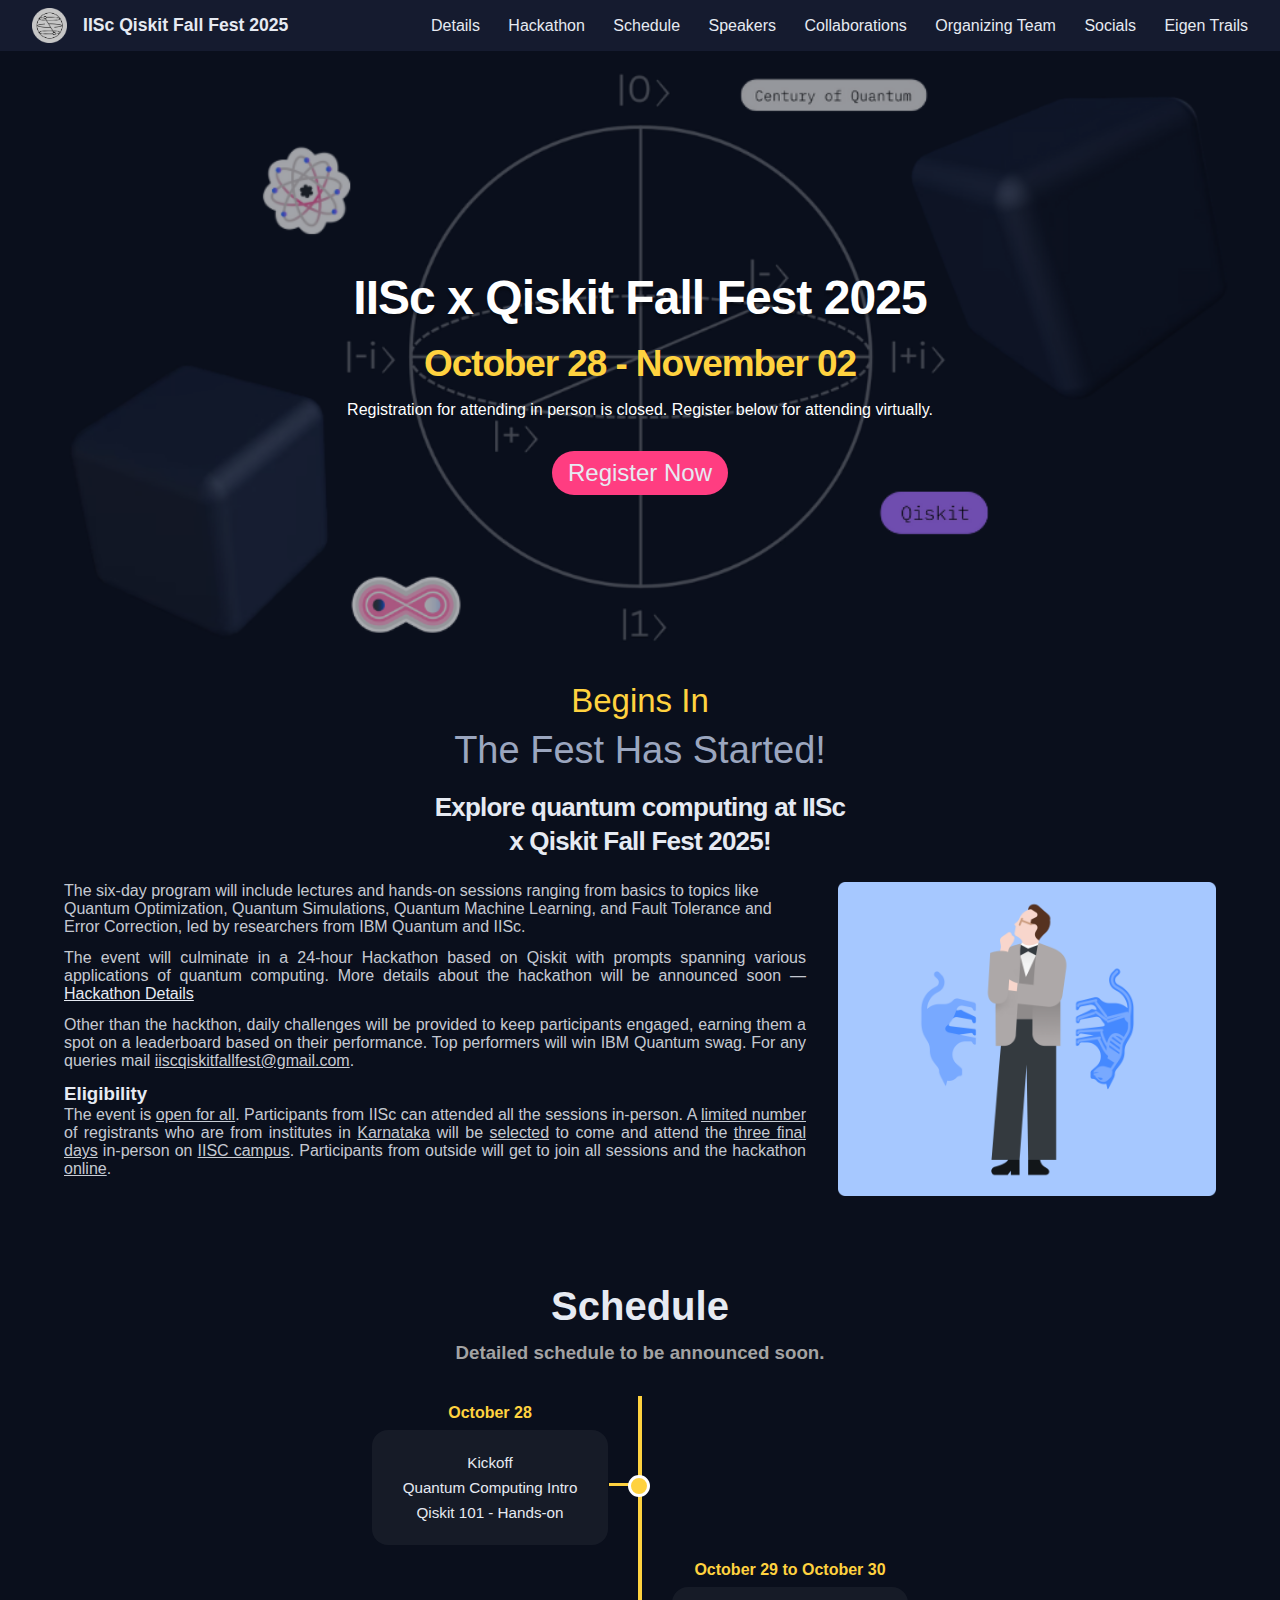
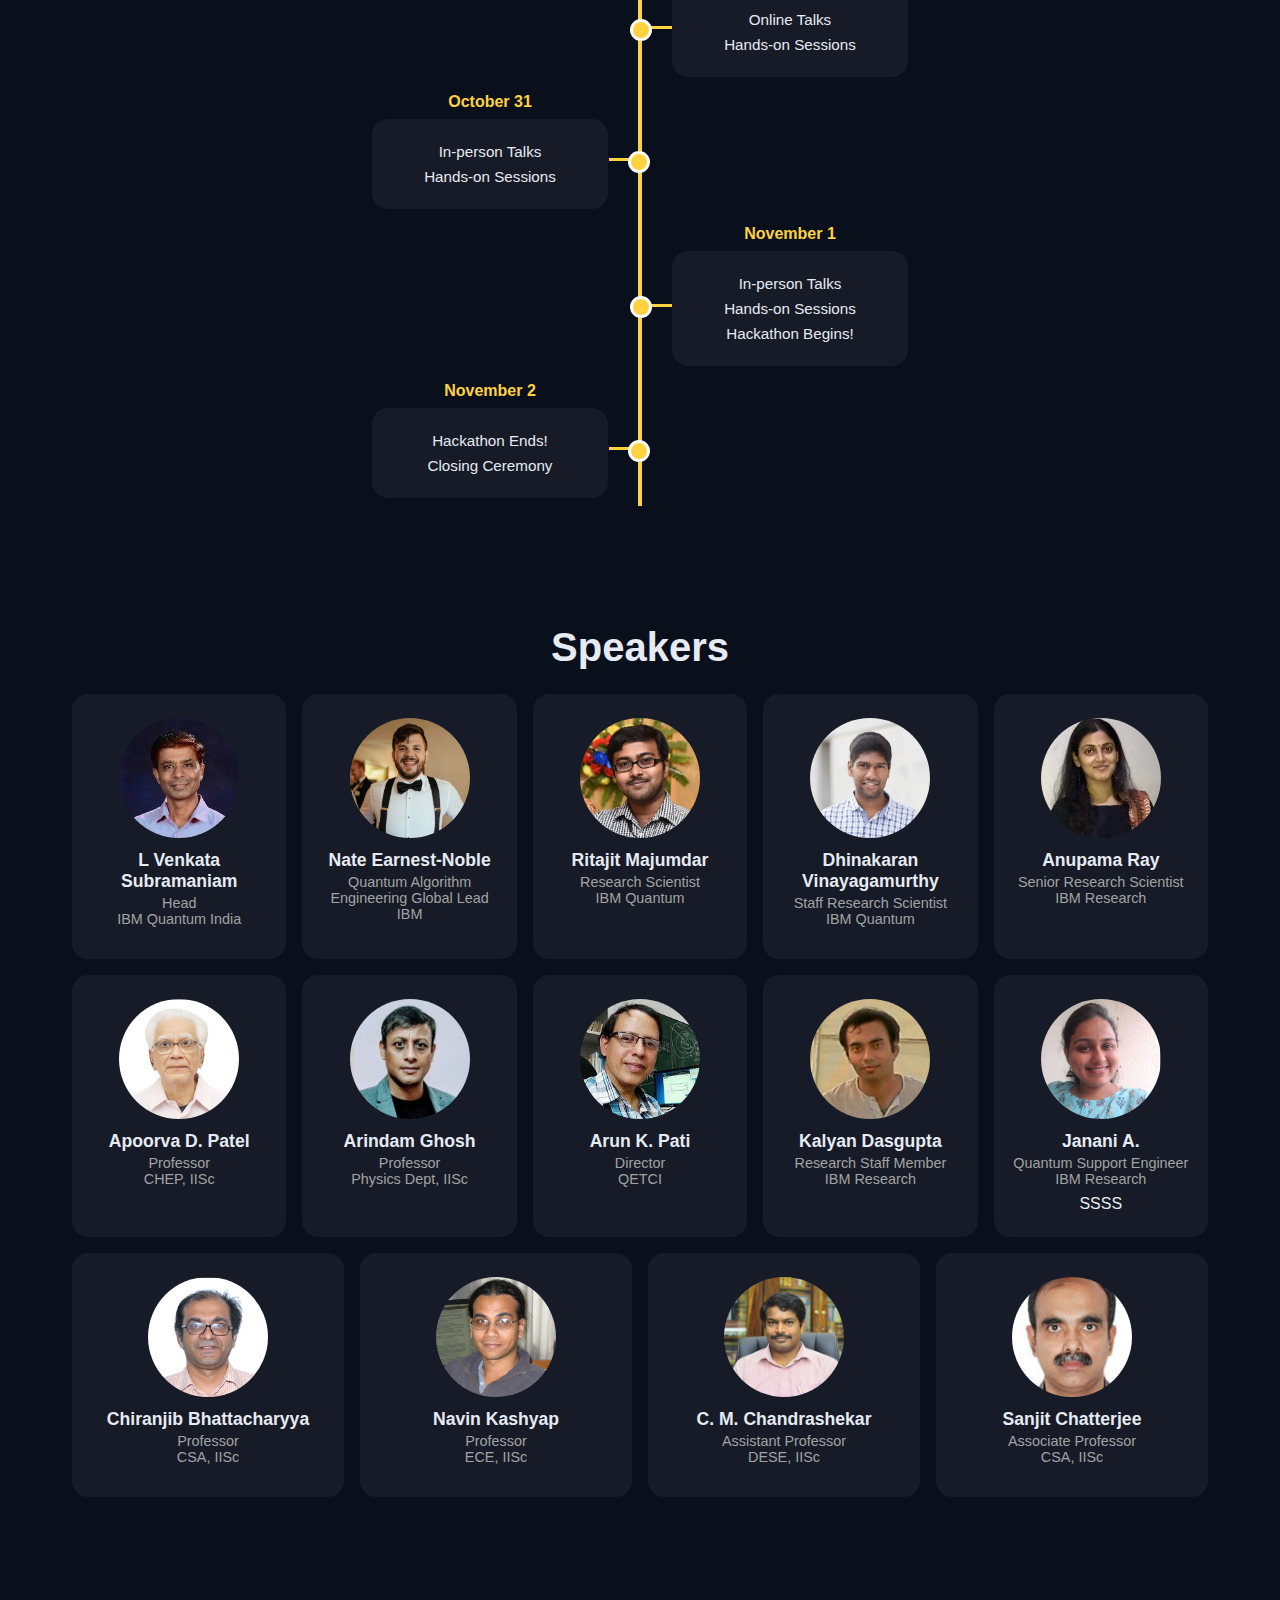
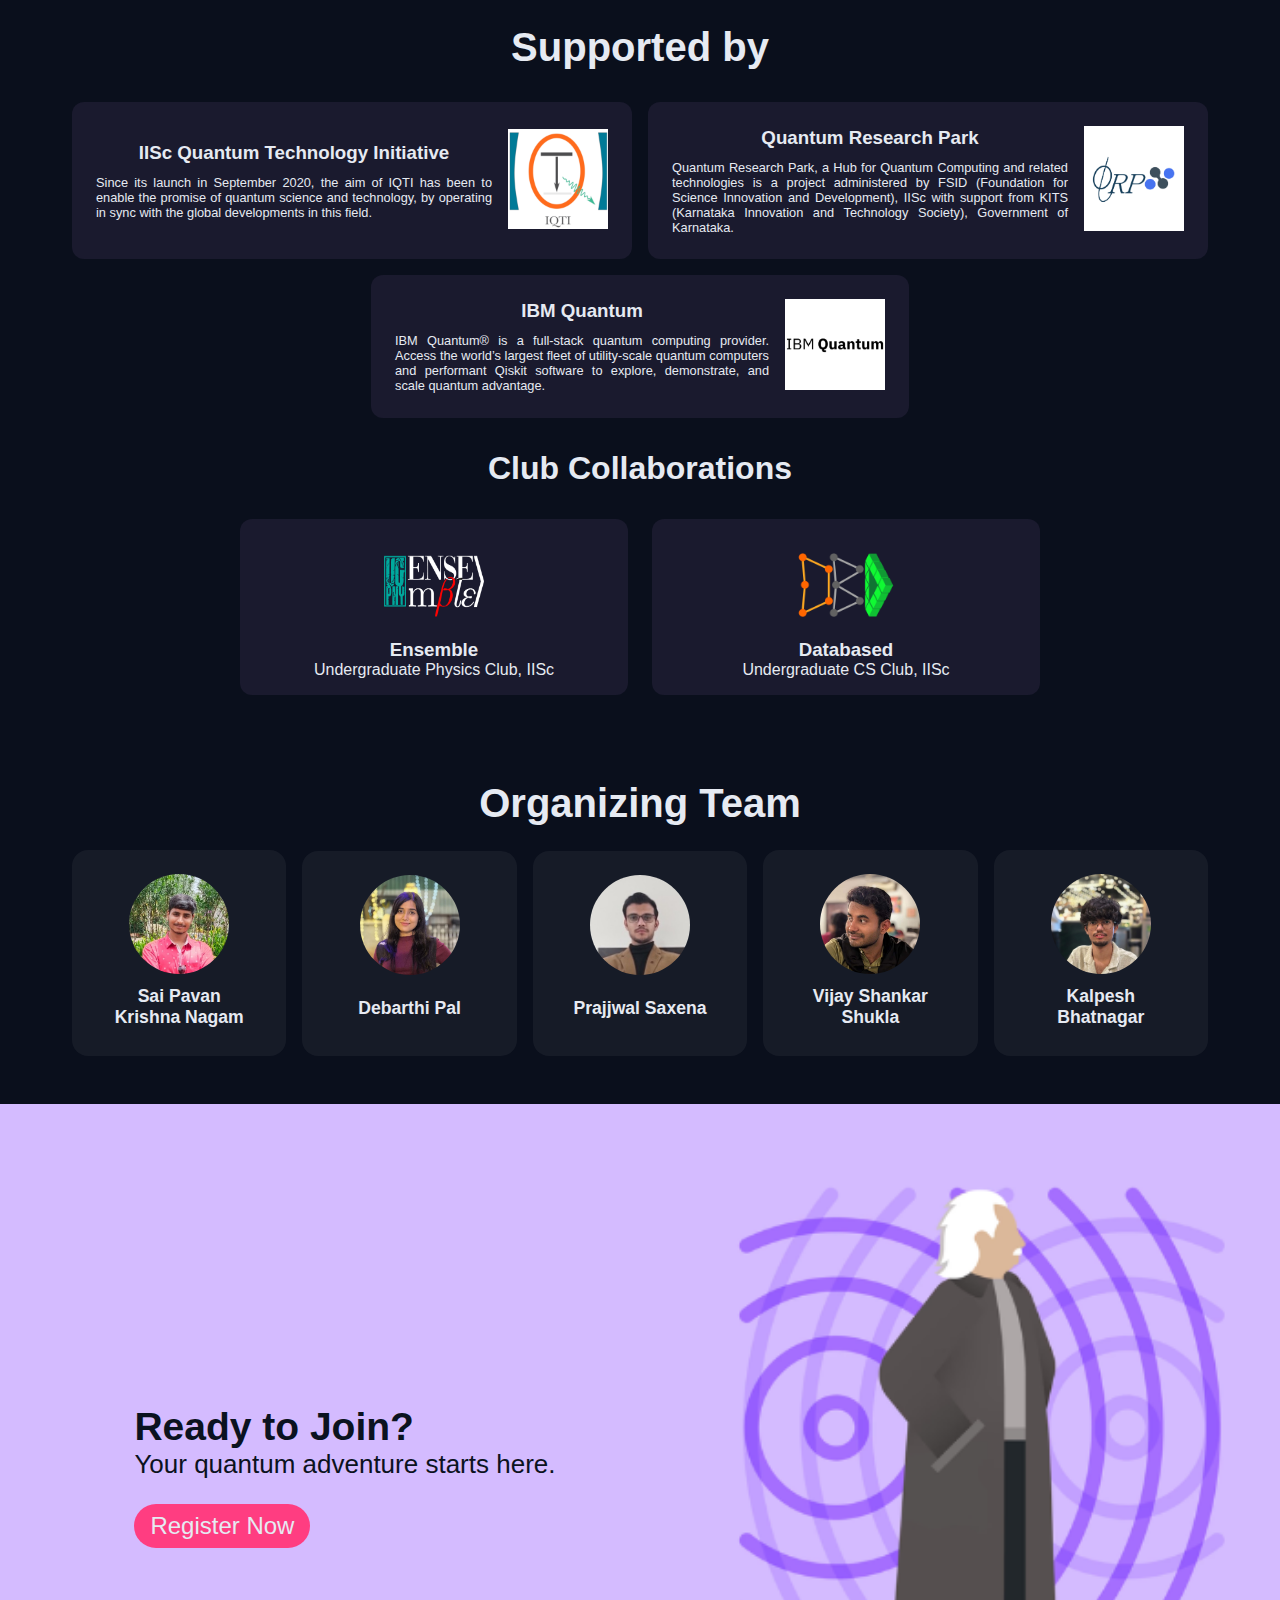
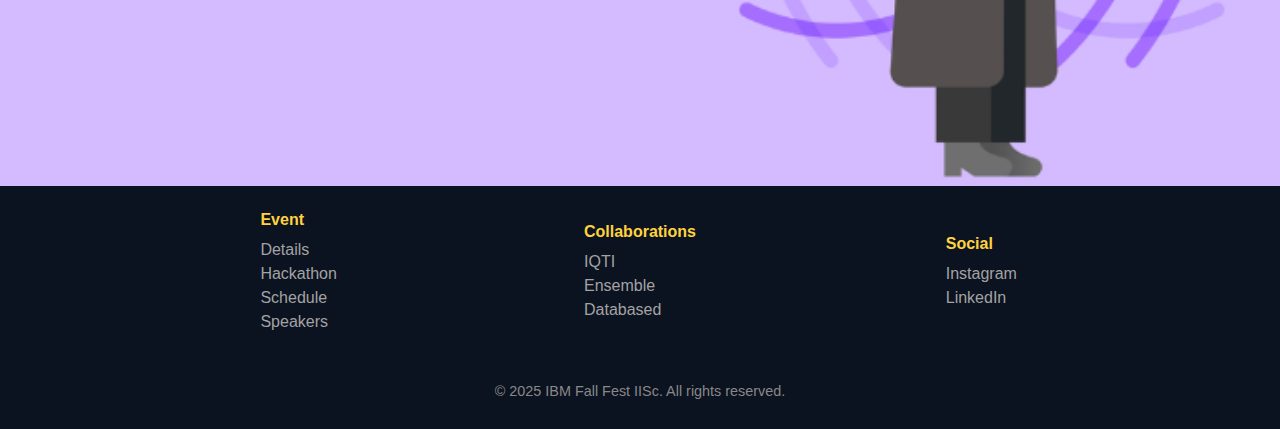
<file: index.html>
<!DOCTYPE html>
<html lang="en">
    <head>
        <meta charset="UTF-8" />
        <meta name="viewport" content="width=device-width, initial-scale=1.0" />
        <title>IISc QFF 2025</title>
        <link rel="stylesheet" href="styles.css" />
        <script defer src="script.js"></script>
    </head>
    <body>
        <!-- Header -->
        <header class="site-header">
            <div class="logo">
                <img src="assets/Top-qiskit-logo.png" alt="Qiskit" width="35" />
                <nav class="nav-main"><a href="#"><span class="logo-text">IISc Qiskit Fall Fest 2025</span></a></nav>
            </div>
            <nav class="nav-links" id="nav-links">
                <a href="#details">Details</a>
                <a href="https://docs.google.com/document/d/e/2PACX-1vSsS--oK1_wnLFpL49v24OksM9GULGYK4f6avmO34VwYYhD9nViaS3q5kd1zZ3T9VE0WVZnB69ML7Js/pub" target="_blank">Hackathon</a>
                <a href="#schedule">Schedule</a>
                <a href="#speakers">Speakers</a>
                <a href="#collaborations">Collaborations</a>
                <a href="#organizing">Organizing Team</a>
                <a href="#links">Socials</a>
                <a href="challenge.html">Eigen Trails</a>
            </nav>
            <div class="hamburger" id="hamburger">
                &#9776;
            </div>
        </header>

        <!-- Hero -->
        <section class="hero" id="hero">
            <div class="hero-content">
                <h1>IISc x Qiskit Fall Fest 2025</h1>
                <p class="hero-date">October 28 - November 02</p>
                <p>Registration for attending in person is closed. Register below for attending virtually.</p>
            </div>
            <button class="hero-button" onclick="window.open('https://forms.gle/oTsz6LmymCxqVXUDA', '_blank')">Register Now</button>
        </section>

        <!-- Date -->
        <section class="datetime" id="details">
            <span class="countdown-announcement">Begins In</span>
            <div class="countdown" id="countdown">
                <span id="days" class="countdown-number">00</span>Days
                <span id="hours" class="countdown-number">00</span>Hrs
                <span id="minutes" class="countdown-number">00</span>Mins
                <span id="seconds" class="countdown-number">00</span>Sec
            </div>
            <p class="extra-bold-1">
                Explore quantum computing at IISc x Qiskit Fall Fest 2025!
            </p>
        <!--<p class="extra-bold-1 muted">
                Talks, Hands-on sessions, and Hackathon for curious minds.
            </p>
        -->
        </section>

        <!-- About -->
        <!--<h2 id="about-title">About the Event</h2>-->
        <section class="about">
            <div class="about-content">
                
                <p class="whitetext-unjust">
                    The six-day program will include lectures and hands-on sessions ranging from basics to topics like Quantum Optimization, Quantum Simulations, Quantum Machine Learning, and Fault Tolerance and Error Correction, led by researchers from IBM Quantum and IISc.
                </p>
                <p class="whitetext">
                    The event will culminate in a 24-hour Hackathon based on Qiskit with prompts spanning various applications of quantum computing. More details about the hackathon will be announced soon — <a href="https://docs.google.com/document/d/e/2PACX-1vSsS--oK1_wnLFpL49v24OksM9GULGYK4f6avmO34VwYYhD9nViaS3q5kd1zZ3T9VE0WVZnB69ML7Js/pub" target="_blank" class="no-deco">Hackathon Details</a>
                </p>
                <p class="whitetext">
                    Other than the hackthon, daily challenges will be provided to keep participants engaged, earning them a spot on a leaderboard based on their performance. Top performers will win IBM Quantum swag. For any queries mail <u>iiscqiskitfallfest@gmail.com</u>.
                </p>
                <h3 id="eligibility">Eligibility</h3>
                <p class="whitetext">
                    The event is <u>open for all</u>. Participants from IISc can attended all the sessions in-person. A <u>limited number</u> of registrants who are from institutes in  <u>Karnataka</u> will be <u>selected</u> to come and attend the <u>three final days</u> in-person on <u>IISC campus</u>. Participants from outside will get to join all sessions and the hackathon <u>online</u>.
                </p>
            </div>
            <img
                src="assets/Details-body-Schrodinger.png"
                alt="Someone thinking"
                width="378"
            />
        </section>

        <!-- Schedule -->
        <section id="schedule" class="schedule">
            <h2>Schedule</h2>
            <h3>Detailed schedule to be announced soon.</h3>
            <div class="timeline">
                <div class="timeline-item left">
                    <div class="timeline-date">October 28</div>
                    <div class="timeline-content">
                        <p>
                            Kickoff
                        </p>
                        <p>
                            Quantum Computing Intro
                        </p>
                        <p>
                            Qiskit 101 - Hands-on
                        </p>
                    </div>
                </div>

                <div class="timeline-item right">
                    <div class="timeline-date">October 29 to October 30</div>
                    <div class="timeline-content">
                        <p>
                            Online Talks
                        </p>
                        <p>
                            Hands-on Sessions
                        </p>
                    </div>
                </div>

                <div class="timeline-item left">
                    <div class="timeline-date">October 31</div>
                    <div class="timeline-content">
                        <p>
                            In-person Talks
                        </p>
                        <p>
                            Hands-on Sessions
                        </p>
                    </div>
                </div>

                <div class="timeline-item right">
                    <div class="timeline-date">November 1</div>
                    <div class="timeline-content">
                        <p>
                            In-person Talks
                        </p>
                        <p>
                            Hands-on Sessions
                        </p>
                        <p>
                            Hackathon Begins!
                        </p>
                    </div>
                </div>

                <div class="timeline-item left">
                    <div class="timeline-date">November 2</div>
                    <div class="timeline-content">
                        <p>
                            Hackathon Ends!
                        </p>
                        <p>
                            Closing Ceremony
                        </p>
                    </div>
                </div>
            </div>
        </section>

        <!-- Speakers -->
        <section id="speakers" class="speakers">
            <h2>Speakers</h2>
            <div class="speakers-grid">
                <div class="speaker-card" onclick="window.open('https://www.linkedin.com/in/lvsubramaniam/?originalSubdomain=in', '_blank')">
                    <img src="assets/venkat.jpeg" alt="Venkat" />
                    <h3>L Venkata Subramaniam</h3>
                    <p>Head<br>IBM Quantum India</p>
                </div>
                <div class="speaker-card" onclick="window.open('https://www.linkedin.com/in/earnestchannel/', '_blank')">
                    <img src="assets/nate.jpeg" alt="ate Earnest-Noble" />
                    <h3>Nate Earnest-Noble</h3>
                    <p>Quantum Algorithm Engineering Global Lead<br>IBM</p>
                </div>
                <div class="speaker-card" onclick="window.open('https://research.ibm.com/people/ritajit-majumdar--1', '_blank')">
                    <img src="assets/ritajit.png" alt="Ritajit Majumdar" />
                    <h3>Ritajit Majumdar</h3>
                    <p>Research Scientist<br>IBM Quantum</p>
                </div>
                <div class="speaker-card" onclick="window.open('https://research.ibm.com/people/dhinakaran-vinayagamurthy', '_blank')">
                    <img src="assets/dhina.png" alt="Dhinakaran Vinayagamurthy" />
                    <h3>Dhinakaran Vinayagamurthy</h3>
                    <p>Staff Research Scientist<br>IBM Quantum</p>
                </div>
                <div class="speaker-card" onclick="window.open('https://research.ibm.com/people/anupama-ray', '_blank')">
                    <img src="assets/anupama.webp" alt="Anupama Ray" />
                    <h3>Anupama Ray</h3>
                    <p>Senior Research Scientist<br>IBM Research</p>
                </div>
            </div>
            <div class="speakers-grid">
                <div class="speaker-card" onclick="window.open('https://en.wikipedia.org/wiki/Apoorva_D._Patel', '_blank')">
                    <img src="assets/apoorva.jpg" alt="Apoorva" />
                    <h3>Apoorva D. Patel</h3>
                    <p>Professor<br>CHEP, IISc</p>
                </div>
                <div class="speaker-card" onclick="window.open('https://www.linkedin.com/in/arindam-ghosh-1201b122/?original_referer=https%3A%2F%2Fwww%2Egoogle%2Ecom%2F&originalSubdomain=in', '_blank')">
                    <img src="assets/arindam.webp" alt="Arindam Ghosh" />
                    <h3>Arindam Ghosh</h3>
                    <p>Professor<br>Physics Dept, IISc</p>
                </div>
                <div class="speaker-card" onclick="window.open('https://www.linkedin.com/in/arun-pati-306834133/?originalSubdomain=in', '_blank')">
                    <img src="assets/arun.jpeg" alt="Arun Pati" />
                    <h3>Arun K. Pati</h3>
                    <p>Director<br>QETCI</p>
                </div>
                <div class="speaker-card" onclick="window.open('https://www.linkedin.com/in/kalyan-dasgupta-69195b24/', '_blank')">
                    <img src="assets/kalyan.png" alt="Kalyan Dasgupta" />
                    <h3>Kalyan Dasgupta</h3>
                    <p>Research Staff Member<br>IBM Research</p>
                </div>
                <div class="speaker-card" onclick="window.open('https://www.linkedin.com/in/janani-anantha/?originalSubdomain=in', '_blank')">
                    <img src="assets/janani.jpeg" alt="Janani A" />
                    <h3>Janani A.</h3>
                    <p>Quantum Support Engineer<br>IBM Research</p>SSSS
                </div>
            </div>
            <div class="speakers-grid-sanjit">
                <div class="speaker-card" onclick="window.open('https://eecs.iisc.ac.in/people/chiranjib-bhattacharyya/', '_blank')">
                    <img src="assets/chiru.jpg" alt="Chiranjib Bhattacharyya" />
                    <h3>Chiranjib Bhattacharyya</h3>
                    <p>Professor<br>CSA, IISc</p>
                </div>
                <div class="speaker-card" onclick="window.open('https://eecs.iisc.ac.in/people/navin-kashyap/', '_blank')">
                    <img src="assets/navin.jpg" alt="Navin Kashyap" />
                    <h3>Navin Kashyap</h3>
                    <p>Professor<br>ECE, IISc</p>
                </div>
                <div class="speaker-card" onclick="window.open('https://eecs.iisc.ac.in/people/c-m-chandrashekar/', '_blank')">
                    <img src="assets/chandru.jpg" alt="C. M. Chandrashekar" />
                    <h3>C. M. Chandrashekar</h3>
                    <p>Assistant Professor<br>DESE, IISc</p>
                </div>
                <div class="speaker-card" onclick="window.open('https://eecs.iisc.ac.in/people/sanjit-chatterjee/', '_blank')">
                    <img src="assets/sanjit.webp" alt="Sanjit" />
                    <h3>Sanjit Chatterjee</h3>
                    <p>Associate Professor<br>CSA, IISc</p>
                </div>
            </div>
        </section>

        <!-- Collaborations Section -->
        <section id="collaborations" class="collaborations">
            <h2>Supported by</h2>
            <div class="collab-grid">
                <div class="collab-card" onclick="window.open('https://iqti.iisc.ac.in/', '_blank')">
                    <div class="collab-text">
                        <h3>IISc Quantum Technology Initiative</h3>
                        <p>
                            Since its launch in September 2020, the aim of IQTI
                            has been to enable the promise of quantum science
                            and technology, by operating in sync with the global
                            developments in this field.
                        </p>
                    </div>
                    <div class="collab-logo">
                        <img src="assets/IQTI.png" alt="IQTI Logo" />
                    </div>
                </div>

                <div class="collab-card" onclick="window.open('https://iqti.iisc.ac.in/quantum-research-park/', '_blank')">
                    <div class="collab-text">
                        <h3>Quantum Research Park</h3>
                        <p>
                            Quantum Research Park, a Hub for Quantum Computing and related technologies is a project administered by FSID (Foundation for Science Innovation and Development), IISc with support from KITS (Karnataka Innovation and Technology Society), Government of Karnataka.
                        </p>
                    </div>
                    <div class="collab-logo">
                        <img
                            src="assets/qurp.png"
                            alt="QuRP Logo"
                        />
                    </div>
                </div>
            </div>
            <div class="collab-grid-below">
                <div class="collab-card" onclick="window.open('https://www.ibm.com/quantum', '_blank')">
                    <div class="collab-text">
                        <h3>IBM Quantum</h3>
                        <p>
                            IBM Quantum® is a full-stack quantum computing
                            provider. Access the world’s largest fleet of
                            utility-scale quantum computers and performant
                            Qiskit software to explore, demonstrate, and scale
                            quantum advantage.
                        </p>
                    </div>
                    <div class="collab-logo">
                        <img
                            src="assets/IBM_Quantum_logo.png"
                            alt="IBM Quantum Logo"
                        />
                    </div>
                </div>
            </div>
        </section>

        <!-- Club Collaborations Section -->
        <section id="club-collaborations" class="collaborations">
            <h2>Club Collaborations</h2>
            <div class="collab-grid-club">
                <div class="club-card" onclick="window.open('https://ensemble.iisc.ac.in/', '_blank')">
                    <div class="collab-logo-club">
                        <img src="assets/ensemble.png" alt="Ensemble Logo" />
                    </div>
                    <div class="collab-text">
                        <h3>Ensemble</h3>
                        <p>Undergraduate Physics Club, IISc</p>
                    </div>
                </div>

                <div class="club-card" onclick="window.open('https://databased.csa.iisc.ac.in/', '_blank')">
                    <div class="collab-logo-club" >
                        <img src="assets/databased.png" alt="Databased Logo" />
                    </div>
                    <div class="collab-text">
                        <h3>Databased</h3>
                        <p>Undergraduate CS Club, IISc</p>
                    </div>
                </div>
            </div>
        </section>

        <section id="organizing" class="speakers-1">
            <h2>Organizing Team</h2>
            <div class="speakers-grid-1">
                <div class="speaker-card-1" onclick="window.open('https://www.linkedin.com/in/sai-pavan-krishna-nagam-145248197/', '_blank')">
                    <img src="assets/saipavan.jpg" alt="Sai Pavan" />
                    <h4>Sai Pavan<br>Krishna Nagam</h4>
                </div>
                <div class="speaker-card-2" onclick="window.open('https://www.linkedin.com/in/debarthi-pal-31797a188', '_blank')">
                    <img src="assets/debarthi.jpg" alt="Debarthi Pal" />
                    <h4>Debarthi Pal</h4>
                </div>
                <div class="speaker-card-2" onclick="window.open('https://www.linkedin.com/in/prajjwal-saxena-0024/', '_blank')">
                    <img src="assets/prajjwal.jpg" alt="Prajjwal Saxena" />
                    <h4>Prajjwal Saxena</h4>
                </div>
                <div class="speaker-card-1" onclick="window.open('https://www.linkedin.com/in/vijayshankar80', '_blank')">
                    <img src="assets/vijay.jpg" alt="Vijay Shankar Shukla" />
                    <h4>Vijay Shankar<br>Shukla</h4>
                </div>
                <div class="speaker-card-1" onclick="window.open('https://www.linkedin.com/in/kalpeshbhatnagar/', '_blank')">
                    <img src="assets/kalpesh.jpg" alt="Kalpesh Bhatnagar" />
                    <h4>Kalpesh<br>Bhatnagar</h4>
                </div>
            </div>
        </section>

        <!-- Random Banner -->
        <section class="banner">
            <div class="banner-content">
                <h2>Ready to Join?</h2>
                <p>Your quantum adventure starts here.</p>
                <button class="banner-button" onclick="window.open('https://forms.gle/oTsz6LmymCxqVXUDA', '_blank')">Register Now</button>
            </div>
            <!--<img src="assets/CTA-bottom-section-bg.png" alt="Register Now" />-->
        </section>

        <!-- Footer -->
        <footer id="links" class="footer">
            <div class="footer-grid">
                <div>
                    <h4>Event</h4>
                    <ul>
                        <li><a href="#details">Details</a></li>
                        <li><a href="https://docs.google.com/document/d/e/2PACX-1vSsS--oK1_wnLFpL49v24OksM9GULGYK4f6avmO34VwYYhD9nViaS3q5kd1zZ3T9VE0WVZnB69ML7Js/pub" target="_blank" class="no-deco">Hackathon</a></li>
                        <li><a href="#schedule">Schedule</a></li>
                        <li><a href="#speakers">Speakers</a></li>
                    </ul>
                </div>
                <div>
                    <h4>Collaborations</h4>
                    <ul>
                        <li><a href="https://iqti.iisc.ac.in/" target="_blank">IQTI</a></li>
                        <li><a href="https://ensemble.iisc.ac.in/" target="_blank">Ensemble</a></li>
                        <li><a href="https://databased.csa.iisc.ac.in/" target="_blank">Databased</a></li>
                    </ul>
                </div>
                <div>
                    <h4>Social</h4>
                    <ul>
                        <li><a href="https://www.instagram.com/iiscqiskitfallfest?igsh=MXRtMThtdGl5c21hZQ==" target="_blank">Instagram</a></li>
                        <li><a href="https://www.linkedin.com/company/iisc-x-qiskit-fall-fest/" target="_blank">LinkedIn</a></li>
                    </ul>
                </div>
            </div>
            <p class="footer-copy">
                &copy; 2025 IBM Fall Fest IISc. All rights reserved.
            </p>
        </footer>
    </body>
</html>
</file>
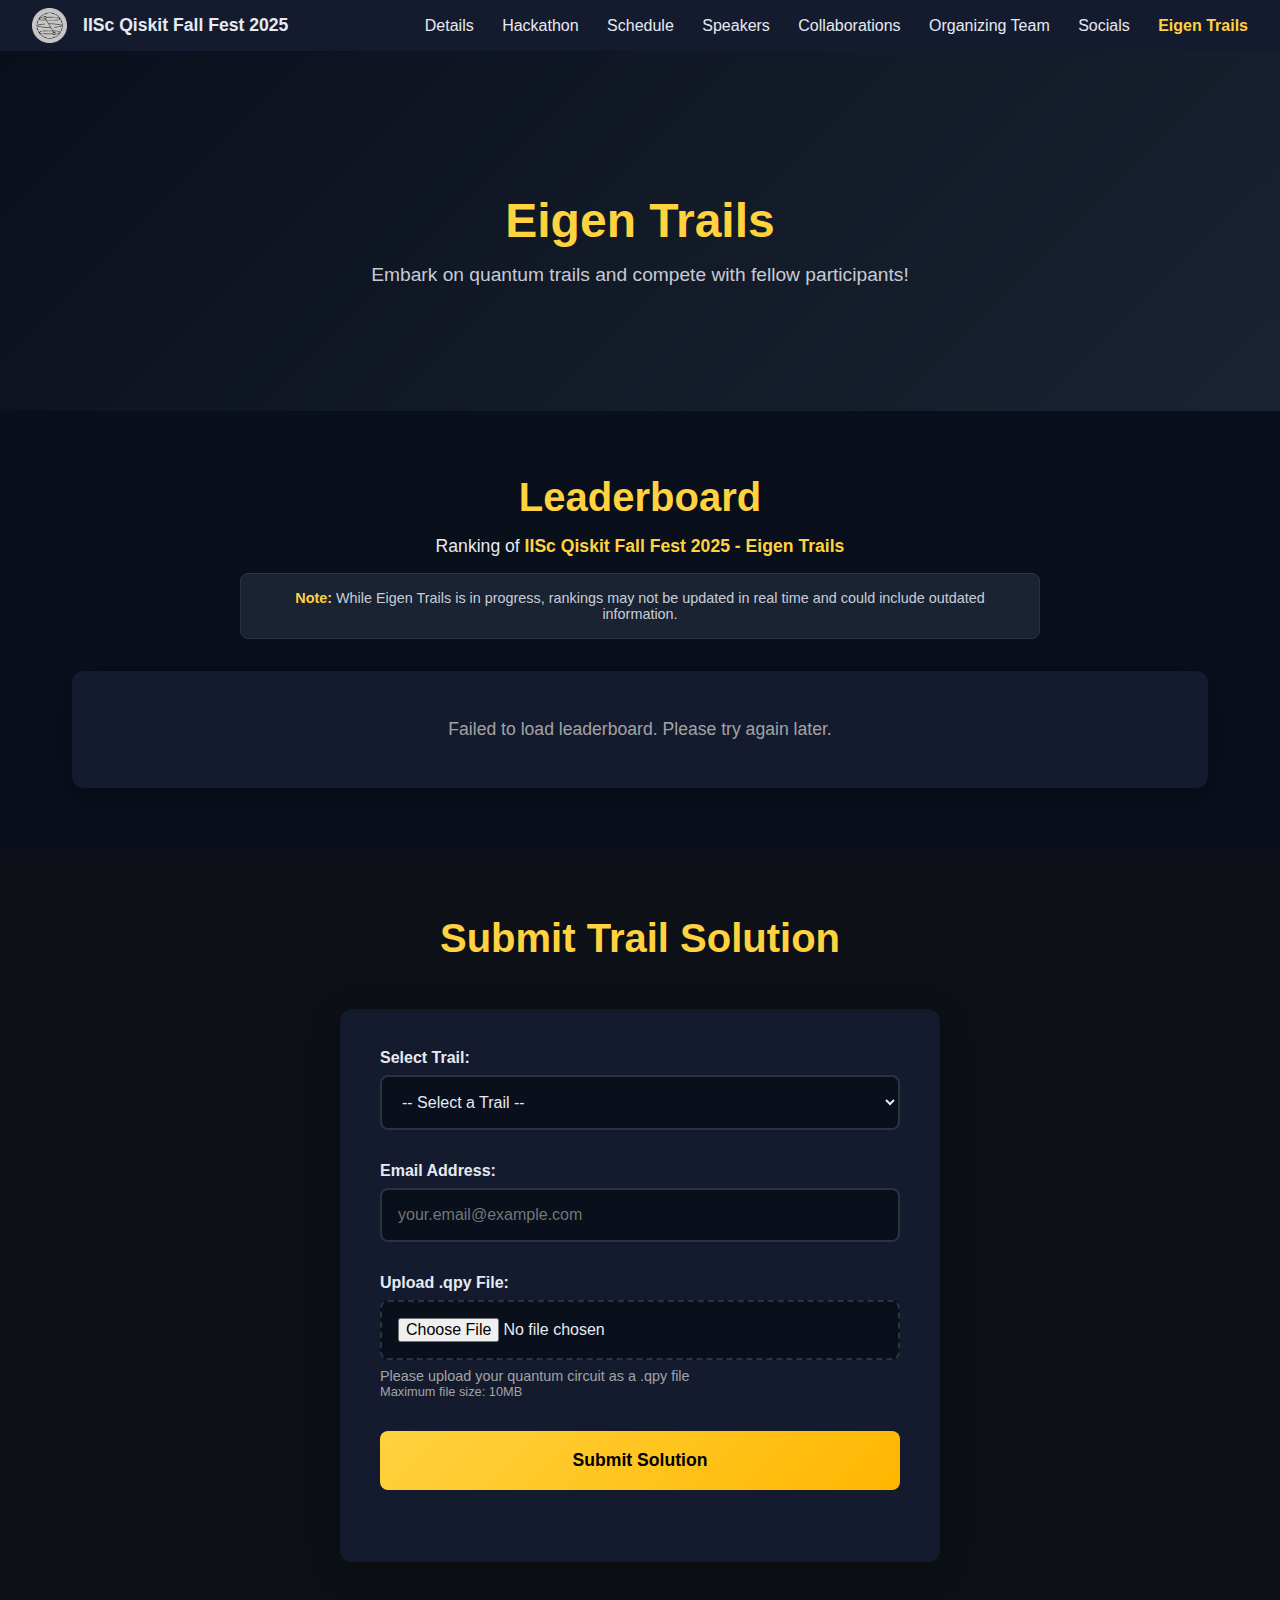
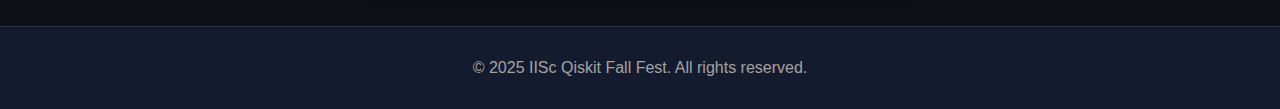
<file: challenge.html>
<!DOCTYPE html>
<html lang="en">
    <head>
        <meta charset="UTF-8" />
        <meta name="viewport" content="width=device-width, initial-scale=1.0" />
        <title>Eigen Trails - IISc QFF 2025</title>
        <link rel="stylesheet" href="styles.css" />
        <script defer src="script.js"></script>
        <script defer src="challenge.js"></script>
    </head>
    <body>
        <!-- Header -->
        <header class="site-header">
            <div class="logo">
                <img src="assets/Top-qiskit-logo.png" alt="Qiskit" width="35" />
                <nav class="nav-main"><a href="index.html"><span class="logo-text">IISc Qiskit Fall Fest 2025</span></a></nav>
            </div>
            <nav class="nav-links" id="nav-links">
                <a href="index.html#details">Details</a>
                <a href="https://docs.google.com/document/d/e/2PACX-1vSsS--oK1_wnLFpL49v24OksM9GULGYK4f6avmO34VwYYhD9nViaS3q5kd1zZ3T9VE0WVZnB69ML7Js/pub" target="_blank">Hackathon</a>
                <a href="index.html#schedule">Schedule</a>
                <a href="index.html#speakers">Speakers</a>
                <a href="index.html#collaborations">Collaborations</a>
                <a href="index.html#organizing">Organizing Team</a>
                <a href="index.html#links">Socials</a>
                <a href="challenge.html" class="active">Eigen Trails</a>
            </nav>
            <div class="hamburger" id="hamburger">
                &#9776;
            </div>
        </header>

        <!-- Eigen Trails Hero -->
        <section class="challenge-hero">
            <div class="hero-content">
                <h1>Eigen Trails</h1>
                <p>Embark on quantum trails and compete with fellow participants!</p>
            </div>
        </section>

        <!-- Leaderboard Section -->
        <section class="leaderboard-section">
            <div class="container">
                <h2>Leaderboard</h2>
                <div class="contest-info">
                    <p>Ranking of <span class="contest-title">IISc Qiskit Fall Fest 2025 - Eigen Trails</span></p>
                    <div class="contest-note">
                        <strong>Note:</strong> While Eigen Trails is in progress, rankings may not be updated in real time and could include outdated information.
                    </div>
                </div>
                <div class="leaderboard-container">
                    <div class="loading" id="leaderboard-loading">Loading leaderboard...</div>
                    <div class="contest-leaderboard" id="leaderboard-table" style="display: none;">
                        <table class="leaderboard-table">
                            <thead>
                                <tr class="leaderboard-header">
                                    <th class="rank-col">Rank</th>
                                    <th class="name-col">Name</th>
                                    <th class="score-col">Score</th>
                                    <th class="time-col">Finish Time ⬇</th>
                                    <th class="challenge-col">T1 (1)</th>
                                    <th class="challenge-col">T2 (1)</th>
                                    <th class="challenge-col">T3 (1)</th>
                                    <th class="challenge-col">T4 (1)</th>
                                    <th class="challenge-col">T5 (1)</th>
                                    <th class="challenge-col">T6 (1)</th>
                                </tr>
                            </thead>
                            <tbody id="leaderboard-body">
                                <!-- Leaderboard entries will be populated here -->
                            </tbody>
                        </table>
                    </div>
                </div>
            </div>
        </section>

        <!-- Trail Submission Section -->
        <section class="challenge-submission">
            <div class="container">
                <h2>Submit Trail Solution</h2>
                <form class="challenge-form" id="challenge-form">
                    <div class="form-group">
                        <label for="challenge-select">Select Trail:</label>
                        <select id="challenge-select" name="challenge" required>
                            <option value="">-- Select a Trail --</option>
                            <option value="day1-ghz-basic">Trail 1: Basic GHZ State</option>
                            <option value="day2-ghz-advanced">Trail 2: Advanced GHZ Implementation</option>
                            <option value="day3-algorithms">Trail 3: Quantum Algorithms</option>
                            <option value="day4-optimization">Trail 4: Quantum Optimization</option>
                            <option value="day5-ml">Trail 5: Quantum Machine Learning</option>
                            <option value="day6-final">Trail 6: Final Trail</option>
                        </select>
                    </div>

                    <div class="form-group">
                        <label for="email">Email Address:</label>
                        <input type="email" id="email" name="email" required placeholder="your.email@example.com" />
                    </div>

                    <div class="form-group">
                        <label for="qpy-file">Upload .qpy File:</label>
                        <div class="file-upload-container">
                            <input type="file" id="qpy-file" name="qpy-file" accept=".qpy" required />
                            <div class="file-upload-info">
                                <p>Please upload your quantum circuit as a .qpy file</p>
                                <p class="file-size-limit">Maximum file size: 10MB</p>
                            </div>
                        </div>
                    </div>

                    <div class="form-group">
                        <button type="submit" class="submit-btn" id="submit-btn">
                            <span class="btn-text">Submit Solution</span>
                            <span class="btn-loading" style="display: none;">Submitting...</span>
                        </button>
                    </div>
                </form>

                <div class="submission-result" id="submission-result" style="display: none;">
                    <!-- Submission result will be displayed here -->
                </div>
            </div>
        </section>

        <!-- Footer -->
        <footer class="site-footer">
            <div class="container">
                <p>&copy; 2025 IISc Qiskit Fall Fest. All rights reserved.</p>
            </div>
        </footer>
    </body>
</html>
</file>
<file: styles.css>
:root {
    --font-main: "Inter Variable", "Inter Placeholder", sans-serif;
    --font-heading: "Space Grotesk", "Space Grotesk Placeholder", sans-serif;

    --color-bg: #0a0f1c;
    --color-text: #e6eaf2;
    --color-text-toned-down: #e6eaf2dd;
    --color-muted: #a3a3a3;

    --color-accent-1: #ffd23f;
    --color-accent-2: #ff3d81;
}

* {
    box-sizing: border-box;
    margin: 0;
    padding: 0;
}

body {
    margin: 0;
    font-family: var(--font-main);
    font-feature-settings: "cv01", "cv05", "cv09", "cv11", "ss03";
    background: var(--color-bg);
    color: var(--color-text);
    overflow-x: hidden; /* Prevent horizontal scroll */
}

/* Improved responsive images */
img {
    max-width: 100%;
    height: auto;
}

/* Header */
.site-header {
    display: flex;
    justify-content: space-between;
    align-items: center;
    padding: 0.5rem 2rem;
    background: #151b2f;
    position: sticky;
    top: 0;
    z-index: 10;
}

.site-header .logo {
    font-family: var(--font-heading);
    font-size: 1.1rem;
    font-weight: bold;
    display: flex;
    align-items: center;
    gap: 1rem;
}

.site-header .logo-text {
    height: 100%;
}

.nav-links a {
    color: var(--color-text);
    margin-left: 1.5rem;
    text-decoration: none;
    font-weight: 500;
}
.nav-main a {
    color: var(--color-text);
    text-decoration: none;
}
.no-deco {
    color: var(--color-text);
    text-decoration: underline;
}

.nav-links a:hover {
    color: var(--color-accent-1);
}

.hamburger {
    display: none;
    font-size: 1.8rem;
    cursor: pointer;
}

/* Hero */
/* Hero */
.hero {
    background: url("assets/Hero-section-bg.png") center/cover no-repeat;
    color: #fff;
    text-align: center;
    padding: 6rem 2rem 4rem;
    min-height: 70vh;
    display: flex;
    flex-direction: column;
    justify-content: center;
    align-items: center;
    gap: 2rem;
}

.hero-content {
    max-width: 800px;
    margin: 0 auto;
}

.hero h1 {
    font-family: var(--font-heading);
    font-size: clamp(28px, 5vw, 48px); /* Responsive font size */
    font-weight: bold;
    margin-bottom: 1rem;
    letter-spacing: -0.02em;
    line-height: 1.2;
    overflow-wrap: break-word;
    text-shadow: rgba(0, 0, 0, 0.25) 0px 4px 2px;
}

.hero-button {
    background-color: var(--color-accent-2);
    border: none;
    overflow: hidden;
    border-radius: 100px;
    color: var(--color-text);
    font-size: 24px;
    font-weight: 500;
    /* letter-spacing: -0.01em; */
    padding: 0.5rem 1rem;
}

.hero-button:hover {
    cursor: pointer;
    transform: scale(1.05);
    box-shadow: 0 8px 20px rgba(0,0,0,0.2);
}

.hero-date {
    font-family: var(--font-heading);
    font-weight: bold;
    font-size: clamp(24px, 4vw, 37px); /* Responsive font size */
    letter-spacing: -0.03em;
    color: var(--color-accent-1);
    padding-bottom: 1rem;
}

.datetime {
    display: flex;
    flex-direction: column;
    gap: 0.5rem;
    align-items: center;
    justify-content: center;
    text-align: center;
}

.countdown-announcement {
    color: var(--color-accent-1);
    font-weight: 525;
    font-size: clamp(24px, 4vw, 33px); /* Responsive font size */
    /* letter-spacing: -0.03em; */
    line-height: 1.2;
}

.countdown {
    font-family: var(--font-heading);
    font-size: clamp(28px, 5vw, 38px); /* Responsive font size */
    font-weight: 525;
    font-variant-numeric: tabular-nums;
    white-space: nowrap;
    color: #9ba6bf;
    margin-bottom: 0.7rem;
}

.countdown-number {
    color: var(--color-text);
}

.extra-bold {
    font-weight: 700;
    font-size: clamp(20px, 3.5vw, 30px); /* Responsive font size */
    font-variation-settings: "opsz" 32, "wght" 700;
    letter-spacing: -0.03em;
    max-width: 415px;
    line-height: 1.3;
    overflow-wrap: break-word;
}

.extra-bold-1 {
    font-weight: 700;
    font-size: clamp(18px, 3vw, 26px); /* Responsive font size */
    font-variation-settings: "opsz" 32, "wght" 700;
    letter-spacing: -0.03em;
    max-width: 415px;
    line-height: 1.3;
    overflow-wrap: break-word;
}

.muted {
    color: var(--color-muted);
}

.whitetext {
    color: var(--color-text-toned-down);
    text-align: justify;
}
.whitetext-unjust {
    color: var(--color-text-toned-down);
}

#eligibility {
    padding-bottom: 0.1rem;
}

#details {
    scroll-margin-top: 65px;
}

/* About */
.about {
    max-width: 1030px;
    margin: 0 auto;
    padding: 1.5rem 1.5rem 1.5rem 1.5rem;
    display: flex;
    gap: 2rem;
    align-items: flex-start;
    justify-content: space-between;
}

.about-content p {
    margin-bottom: 0.8rem;
}

#about-title {
    max-width: 1045px;
    margin: 0 auto;
    padding: 1.5rem 0 0.2rem 0;
}

/* Schedule */
.schedule {
    padding: 4rem 2rem;
    text-align: center;
    background: var(--color-bg);
    scroll-margin-top: 4px;
}

.schedule h2 {
    font-size: clamp(2rem, 4vw, 2.5rem); /* Responsive font size */
    margin-bottom: 0.8rem;
    font-family: var(--font-heading);
    color: var(--color-text);
}

.schedule h3{
    margin-bottom: 2rem;
    color: var(--color-muted);
}

.timeline {
    position: relative;
    max-width: 600px;
    margin: 0 auto;
}

.timeline::after {
    content: "";
    position: absolute;
    width: 4px;
    background: var(--color-accent-1);
    top: 0;
    bottom: 0;
    left: 50%;
    margin-left: -2px;
}

.timeline-item {
    padding: 0.5rem 2rem;
    position: relative;
    width: 50%;
}

.timeline-item::before {
    content: "";
    position: absolute;
    width: 16px;
    height: 16px;
    right: -10px;
    top: 50%;
    background: var(--color-accent-1);
    border: 3px solid #fff;
    border-radius: 50%;
    z-index: 1;
}

/* Horizontal connector line */
.timeline-item::after {
  content: "";
  position: absolute;
  top: 55%;
  right: -10px;
  height: 3px;
  background: var(--color-accent-1);
  z-index: 0;
}


.timeline-item.left::after {
  left: 89.5%;          /* start at circle center */
  right: auto;
  width: 1.5rem;  /* reach content box */
}

.timeline-item.right::after {
  right: 89.5%;          /* start at circle center */
  left: auto;
  width: 1.5rem;  /* reach content box */
}

.timeline-item.left {
    left: 0;
    text-align: center;
}

.timeline-item.right {
    left: 50%;
    text-align: center;
}

.timeline-item.right::before {
    left: -10px;
}

.timeline-date {
    font-weight: bold;
    color: var(--color-accent-1);
    margin-bottom: 0.5rem;
}

.timeline-content {
    background: rgba(255, 255, 255, 0.05);
    padding: 1rem 1.5rem;
    border-radius: 16px;
    color: var(--color-text);
}

.timeline-content p {
    margin: 0.5rem 0;
    color: var(--color-text);
    font-size: 0.95rem;
}

/* Speakers */
.speakers {
    max-width: 1030px;
    padding: 3.4rem 2rem 4rem 2rem;
    text-align: center;
    margin: 0 auto;
    scroll-margin-top: 15px;
}

.speakers h2 {
    font-size: clamp(2rem, 4vw, 2.5rem); /* Responsive font size */
    margin-bottom: 1.5rem;
    font-family: var(--font-heading);
    color: var(--color-text);
}

.speakers-1 {
    max-width: 1030px;
    padding: 3.4rem 2rem 2rem 2rem;
    text-align: center;
    margin: 0 auto;
    scroll-margin-top: 30px;
}

.speakers-1 h2 {
    font-size: clamp(2rem, 4vw, 2.5rem); /* Responsive font size */
    margin-bottom: 1.5rem;
    font-family: var(--font-heading);
    color: var(--color-text);
}

.speakers-grid {
    display: grid;
    grid-template-columns:  minmax(200px, 1fr) minmax(200px, 1fr) minmax(200px, 1fr)   minmax(200px, 1fr) minmax(200px, 1fr);
    gap: 1rem;
    max-width: 1200px;
    margin: 0 auto;
    padding-bottom: 1rem;
}

.speakers-grid-sanjit {
    display: grid;
    grid-template-columns:  minmax(200px, 1fr) minmax(200px, 1fr) minmax(200px, 1fr) minmax(200px, 1fr);
    gap: 1rem;
    max-width: 1200px;
    margin: 0 auto;
    padding-bottom: 1rem;
}

#sanjit {
    grid-column: 2;
}

.speaker-card {
    background: rgba(255, 255, 255, 0.05);
    padding: 1.5rem 1rem;
    border-radius: 16px;
    text-align: center;
}
.speaker-card:hover{
    transform: scale(1.05);
    box-shadow: 0 8px 20px rgba(0,0,0,0.2);
    cursor: pointer;
}

.speaker-card img {
    width: 120px;
    height: 120px;
    border-radius: 50%;
    margin-bottom: 0.3rem;
    object-fit: cover;
}

.speakers-grid-1 {
    display: grid;
    grid-template-columns: minmax(150px, 1fr) minmax(150px, 1fr) minmax(150px, 1fr) minmax(150px, 1fr) minmax(150px, 1fr);
    gap: 1rem;
    max-width: 1200px;
    margin: 0 auto;
    padding-bottom: 1rem;
    align-items: center;
}

.speaker-card-1 {
    background: rgba(255, 255, 255, 0.05);
    padding: 1.5rem 1rem;
    border-radius: 16px;
    text-align: center;
}
.speaker-card-1:hover{
    transform: scale(1.05);
    box-shadow: 0 8px 20px rgba(0,0,0,0.2);
    cursor: pointer;
}

.speaker-card-1 img {
    width: 100px;
    height: 100px;
    border-radius: 50%;
    margin-bottom: 0.3rem;
    object-fit: cover;
}

.speaker-card-1 h4 {
    margin: 0.2rem 0;
    font-size: 1.1rem;
    color: var(--color-text);
}

.speaker-card-2 {
    background: rgba(255, 255, 255, 0.05);
    padding: 1.5rem 1rem;
    border-radius: 16px;
    text-align: center;
}
.speaker-card-2:hover{
    transform: scale(1.05);
    box-shadow: 0 8px 20px rgba(0,0,0,0.2);
    cursor: pointer;
}

.speaker-card-2 img {
    width: 100px;
    height: 100px;
    border-radius: 50%;
    margin-bottom: 0.4rem;
    object-fit: cover;
}

.speaker-card-2 h4 {
    margin: 0.8rem 0;
    font-size: 1.1rem;
    color: var(--color-text);
}


.speaker-card h3 {
    margin: 0.2rem 0;
    font-size: 1.1rem;
    color: var(--color-text);
}

.speaker-card p {
    color: var(--color-muted);
    font-size: 0.9rem;
    margin-bottom: 0.5rem;
}

.speaker-card a {
    display: inline-block;
    margin-top: 0.5rem;
    color: var(--color-accent-2);
    text-decoration: none;
    font-weight: bold;
}

.speaker-card a:hover {
    text-decoration: underline;
}

/* Register */
.register {
    padding: 80px 20px;
    text-align: center;
    color: #fff;
}

.register .section-title {
    color: #fff;
    margin-bottom: 16px;
}

.register-text {
    margin-bottom: 24px;
    font-size: 1.1rem;
}

.register-form {
    display: flex;
    flex-direction: column;
    justify-content: center;
    gap: 12px;
    max-width: 300px;
    margin: 0 auto;
}

.register-form input {
    flex: 1;
    padding: 12px 16px;
    border: none;
    border-radius: 8px;
    font-size: 1rem;
}

.register-form button {
    padding: 12px 20px;
    border: none;
    border-radius: 8px;
    background: var(--color-accent-2);
    color: #fff;
    font-weight: bold;
    cursor: pointer;
    transition: background 0.2s ease;
}



.collaborations {
    padding: 3rem 2rem 2rem;
    text-align: center;
    max-width: 1080px;
    margin: 0 auto;
    scroll-margin-top: 20px;
}

#club-collaborations {
    padding: 0 2rem 2rem;
}

#club-collaborations h2 {
    font-size: 2rem;
}


.collaborations h2 {
    font-size: clamp(2rem, 4vw, 2.5rem); /* Responsive font size */
    margin-bottom: 2rem;
    color: var(--text-primary);
}

.collab-grid {
    display: grid;
    grid-template-columns: 1fr 1fr;
    gap: 1rem;
}
.collab-grid-below {
    max-width: 570px;
    display: grid;
    padding: 1rem 1rem 0 1rem;
    margin: 0 auto;
}
.collab-grid-club {
    display: grid;
    grid-template-columns: 1fr 1fr;
    gap: 1.5rem;
    max-width: 800px;
    margin: 0 auto;
}
.collab-card {
    display: flex;
    align-items: center;
    justify-content: space-between;
    background: var(--card-bg, #1a1a2e);
    padding: 1.5rem;
    border-radius: 12px;
    text-align: left;
    gap: 1rem;
}

.club-card {
    display: flex;
    flex-direction: column;
    align-items: center;
    justify-content: space-evenly;
    background: var(--card-bg, #1a1a2e);
    padding: 1rem;
    border-radius: 12px;
}

.collab-card:hover{
    transform: scale(1.05);
    box-shadow: 0 8px 20px rgba(0,0,0,0.2);
    cursor: pointer;
}

.club-card:hover{
    transform: scale(1.05);
    box-shadow: 0 8px 20px rgba(0,0,0,0.2);
    cursor: pointer;
}

.collab-card h3 {
    margin-bottom: 0.7rem;
    color: var(--text-primary);
    text-align: center;
}

.collab-card p {
    color: var(--text-secondary);
    font-size: 0.8rem;
    text-align: justify;
}

.collab-logo-club img {
    max-width: 100px;
    height: 100px;
}

.collab-logo img {
    max-width: 100px;
    height: auto;
}

/* Banner */
/*.banner {
    display: flex;
    height: ;
    margin: 0 auto;
    background-color: #d4bcff;
    justify-content: center;
    align-items: center;
    padding: 2rem;
}*/

.banner {
    display: flex;
    width: 100%;
    height: auto;
    min-height: 300px;
    aspect-ratio: 12/7; /* match your image */
    background: url("assets/CTA-bottom-section-bg.png") center/cover no-repeat;
    align-items: center;
    padding: 2rem;
}

.banner-content {
    width: min(50%, 600px);
    color: #0b1220;
    font-size: clamp(18px, 3vw, 26px); /* Responsive font size */
    margin: 0 0 0 clamp(2rem, 8vw, 9.5rem);
}

.banner-button {
    background-color: var(--color-accent-2);
    border: none;
    overflow: hidden;
    border-radius: 100px;
    color: var(--color-text);
    font-size: 24px;
    font-weight: 500;
    padding: 0.5rem 1rem;
    margin-top: 1.5rem;
}

.banner-button:hover {
    cursor: pointer;
    transform: scale(1.03);
    box-shadow: 0 8px 20px rgba(0,0,0,0.2);
}

/* Footer */
.footer {
    background: #0b1220;
    color: #ddd;
    padding: 25px 20px 30px;
    margin-top: -4rem;
}

.footer-grid {
    display: grid;
    grid-template-columns: repeat(auto-fit, minmax(150px, 1fr));
    gap: 24px;
    max-width: 1000px;
    margin: 0 auto 30px;
    /*place-content: center;*/
    place-items: center;
}

.footer h4 {
    margin-bottom: 12px;
    color: var(--color-accent-1);
}

.footer ul {
    list-style: none;
    padding: 0;
}

.footer ul li {
    margin: 6px 0;
}

.footer ul li a {
    color: var(--color-muted);
    text-decoration: none;
}

.footer ul li a:hover {
    color: #fff;
}

.footer-copy {
    padding-top: 1rem;
    text-align: center;
    font-size: 0.9rem;
    color: #888;
}

/* Responsive Design */

/* Mobile Phones (320px - 480px) */
@media (max-width: 480px) {
    .site-header {
        padding: 0.5rem 1rem;
    }
    
    .site-header .logo {
        font-size: 0.9rem;
    }
    
    .nav-links {
        position: absolute;
        top: 65px;
        right: 0;
        background: var(--nav-bg, #0b0b1a);
        flex-direction: column;
        gap: 0.8rem;
        width: 180px;
        padding: 0.8rem;
        display: none;
        border-radius: 0 0 8px 8px;
        font-size: 0.9rem;
    }

    .nav-links.active {
        display: flex;
    }

    .hamburger {
        display: block;
        font-size: 1.2rem;
    }

    /* Hero Section */
    .hero {
        padding: 2rem 1rem;
        min-height: 60vh;
    }
    
    .hero h1 {
        font-size: 24px;
        line-height: 1.2;
        margin-bottom: 1rem;
    }
    
    .hero-date {
        font-size: 20px;
        margin-bottom: 1.5rem;
    }
    
    .hero-button {
        font-size: 16px;
        padding: 0.4rem 0.8rem;
    }

    /* DateTime Section */
    .datetime {
        padding: 1.5rem 1rem;
    }
    
    .countdown-announcement {
        font-size: 22px;
    }
    
    .countdown {
        font-size: 24px;
        margin-bottom: 0.5rem;
    }
    
    .extra-bold, .extra-bold-1 {
        font-size: 16px;
        line-height: 1.3;
        height: auto;
        width: 100%;
        text-align: center;
    }

    /* About Section */
    .about {
        flex-direction: column;
        padding: 1rem;
        gap: 1rem;
    }
    
    .about img {
        display: none;
    }

    /* Schedule Section */
    .schedule {
        padding: 2rem 1rem;
    }
    
    .schedule h2 {
        font-size: 1.8rem;
    }
    
    .timeline::after {
        left: 15px;
    }
    
    .timeline-item {
        width: 100%;
        padding-left: 2.5rem;
        text-align: left;
    }
    
    .timeline-item::before {
        left: 8px;
        width: 14px;
        height: 14px;
    }
    
    .timeline-item.left,
    .timeline-item.right {
        left: 0;
        text-align: left;
    }
    
    .timeline-item.right::before {
        left: 8px;
    }
    
    .timeline-item::after,
    .timeline-item.left::after,
    .timeline-item.right::after {
        display: none;
    }

    /* Speakers Section */
    .speakers, .speakers-1 {
        padding: 2rem 1rem;
    }
    
    .speakers h2, .speakers-1 h2 {
        font-size: 1.8rem;
    }
    
    .speakers-grid,
    .speakers-grid-1,
    .speakers-grid-sanjit {
        grid-template-columns: 1fr 1fr;
        gap: 0.8rem;
    }
    
    .speaker-card,
    .speaker-card-1,
    .speaker-card-2 {
        padding: 1rem 0.5rem;
    }
    
    .speaker-card img,
    .speaker-card-1 img,
    .speaker-card-2 img {
        width: 80px;
        height: 80px;
    }
    
    .speaker-card h3,
    .speaker-card-1 h4,
    .speaker-card-2 h4 {
        font-size: 0.9rem;
    }

    /* Collaborations */
    .collaborations {
        padding: 2rem 1rem;
    }
    
    .collaborations h2 {
        font-size: 1.8rem;
    }
    
    .collab-grid,
    .collab-grid-club {
        grid-template-columns: 1fr;
        gap: 1rem;
    }
    
    .collab-card {
        flex-direction: column;
        text-align: center;
        padding: 1rem;
    }
    
    .collab-logo img,
    .collab-logo-club img {
        max-width: 80px;
        height: 80px;
    }

    /* Banner */
    .banner {
        background-size: cover;
        padding: 2rem 1rem;
        align-items: center;
        justify-content: center;
    }
    
    .banner-content {
        width: 100%;
        margin: 0;
        text-align: center;
        font-size: 18px;
    }
    
    .banner-button {
        font-size: 16px;
        padding: 0.4rem 0.8rem;
    }

    /* Footer */
    .footer {
        padding: 20px 1rem;
    }
    
    .footer-grid {
        grid-template-columns: 1fr;
        gap: 1.5rem;
        text-align: center;
    }
}

/* Mobile Landscape and Small Tablets (481px - 768px) */
@media (min-width: 481px) and (max-width: 768px) {
    .site-header {
        padding: 0.5rem 1.5rem;
    }
    
    .nav-links {
        position: absolute;
        top: 70px;
        right: 0;
        background: var(--nav-bg, #0b0b1a);
        flex-direction: column;
        gap: 1rem;
        width: 200px;
        padding: 1rem;
        display: none;
        border-radius: 0 0 8px 8px;
    }

    .nav-links.active {
        display: flex;
    }

    .hamburger {
        display: block;
    }

    /* Hero Section */
    .hero {
        padding: 3rem 2rem;
    }
    
    .hero h1 {
        font-size: 32px;
    }
    
    .hero-date {
        font-size: 24px;
    }
    
    .hero-button {
        font-size: 18px;
        padding: 0.5rem 0.75rem;
    }

    /* DateTime */
    .countdown-announcement {
        font-size: 28px;
    }
    
    .countdown {
        font-size: 32px;
    }
    
    .extra-bold, .extra-bold-1 {
        font-size: 18px;
        line-height: 1.2;
        height: auto;
        width: 100%;
    }

    /* About */
    .about {
        flex-direction: column;
        align-items: center;
        gap: 1.5rem;
    }
    
    .about img {
        max-width: 300px;
        width: 100%;
    }

    /* Schedule */
    .schedule h2 {
        font-size: 2rem;
    }
    
    .timeline::after {
        left: 20px;
    }
    
    .timeline-item {
        width: 100%;
        padding-left: 3rem;
        text-align: left;
    }
    
    .timeline-item::before {
        left: 13px;
    }
    
    .timeline-item.left,
    .timeline-item.right {
        left: 0;
        text-align: left;
    }
    
    .timeline-item.right::before {
        left: 13px;
    }
    
    .timeline-item::after,
    .timeline-item.left::after,
    .timeline-item.right::after {
        display: none;
    }

    /* Speakers */
    .speakers-grid {
        grid-template-columns: repeat(2, 1fr);
        gap: 1rem;
    }
    
    .speakers-grid-1 {
        grid-template-columns: repeat(3, 1fr);
        gap: 1rem;
    }
    
    .speakers-grid-sanjit {
        grid-template-columns: 1fr 1fr 1fr;
    }

    /* Collaborations */
    .collab-grid {
        grid-template-columns: 1fr;
    }
    
    .collab-grid-club {
        grid-template-columns: 1fr 1fr;
    }
    
    .collab-card {
        flex-direction: row;
        text-align: left;
    }

    /* Banner */
    .banner {
        padding: 2rem;
    }
    
    .banner-content {
        width: 70%;
        font-size: 22px;
    }

    /* Footer */
    .footer-grid {
        grid-template-columns: repeat(2, 1fr);
        gap: 2rem;
    }
}

/* Tablets (769px - 1024px) */
@media (min-width: 769px) and (max-width: 1024px) {
    .site-header {
        padding: 0.5rem 2rem;
    }

    /* Hero */
    .hero h1 {
        font-size: 36px;
    }
    
    .hero-date {
        font-size: 28px;
    }

    /* About */
    .about {
        max-width: 900px;
        gap: 1.5rem;
    }
    
    .about img {
        max-width: 300px;
    }

    /* Speakers */
    .speakers-grid {
        grid-template-columns: repeat(3, 1fr);
        gap: 1rem;
    }
    
    .speakers-grid-1 {
        grid-template-columns: repeat(4, 1fr);
        gap: 1rem;
    }

    /* Collaborations */
    .collab-grid {
        grid-template-columns: 1fr 1fr;
    }

    /* Banner */
    .banner-content {
        font-size: 24px;
    }
}

/* Large Tablets and Small Desktops (1025px - 1200px) */
@media (min-width: 1025px) and (max-width: 1200px) {
    .about {
        max-width: 950px;
    }
    
    .speakers-grid {
        grid-template-columns: repeat(3, 1fr);
    }
    
    .banner-content {
        font-size: 24px;
    }
}

/* Very Large Screens (1201px+) */
@media (min-width: 1201px) {
    .hero {
        padding: 8rem 2rem 6rem;
    }
    
    .about {
        max-width: 1200px;
    }
    
    .speakers, .speakers-1 {
        max-width: 1200px;
    }
    
    .collaborations {
        max-width: 1200px;
    }
    
    /* Prevent content from being too wide on very large screens */
    .hero-content {
        max-width: 900px;
    }
}

/* Challenge Page Styles */
.challenge-hero {
    background: linear-gradient(135deg, var(--color-bg) 0%, #1a2332 100%);
    color: #fff;
    text-align: center;
    padding: 4rem 2rem 3rem;
    min-height: 40vh;
    display: flex;
    flex-direction: column;
    justify-content: center;
    align-items: center;
}

.challenge-hero .hero-content h1 {
    font-family: var(--font-heading);
    font-size: 3rem;
    margin-bottom: 1rem;
    color: var(--color-accent-1);
}

.challenge-hero .hero-content p {
    font-size: 1.2rem;
    color: var(--color-text-toned-down);
    max-width: 600px;
}

/* Container */
.container {
    max-width: 1200px;
    margin: 0 auto;
    padding: 0 2rem;
}

/* Leaderboard Section */
.leaderboard-section {
    padding: 4rem 0;
    background: var(--color-bg);
}

.leaderboard-section h2 {
    font-family: var(--font-heading);
    font-size: 2.5rem;
    text-align: center;
    margin-bottom: 1rem;
    color: var(--color-accent-1);
}

.contest-info {
    text-align: center;
    margin-bottom: 2rem;
}

.contest-info p {
    font-size: 1.1rem;
    margin-bottom: 1rem;
}

.contest-title {
    color: var(--color-accent-1);
    font-weight: 600;
}

.contest-note {
    background: #1a2332;
    border: 1px solid #2a3441;
    border-radius: 8px;
    padding: 1rem;
    margin: 0 auto;
    max-width: 800px;
    font-size: 0.9rem;
    color: var(--color-text-toned-down);
}

.contest-note strong {
    color: var(--color-accent-1);
}

.leaderboard-container {
    background: #151b2f;
    border-radius: 12px;
    overflow: hidden;
    box-shadow: 0 8px 32px rgba(0, 0, 0, 0.3);
}

.loading {
    text-align: center;
    padding: 3rem;
    font-size: 1.1rem;
    color: var(--color-muted);
}

.contest-leaderboard {
    width: 100%;
    overflow-x: auto;
}

.leaderboard-table {
    width: 100%;
    border-collapse: collapse;
    font-size: 0.9rem;
}

.leaderboard-header {
    background: #1a2332;
    color: var(--color-text);
}

.leaderboard-header th {
    padding: 1rem 0.75rem;
    text-align: center;
    font-weight: 600;
    border-right: 1px solid #2a3441;
    white-space: nowrap;
    position: sticky;
    top: 0;
    background: #1a2332;
    z-index: 1;
}

.leaderboard-header th:last-child {
    border-right: none;
}

.rank-col {
    width: 60px;
    min-width: 60px;
}

.name-col {
    width: 200px;
    min-width: 150px;
    text-align: left !important;
}

.score-col {
    width: 80px;
    min-width: 80px;
}

.time-col {
    width: 100px;
    min-width: 100px;
}

.challenge-col {
    width: 80px;
    min-width: 80px;
}

.leaderboard-table tbody tr {
    border-bottom: 1px solid #2a3441;
    transition: background-color 0.2s ease;
}

.leaderboard-table tbody tr:hover {
    background: #1a2332;
}

.leaderboard-table tbody tr:last-child {
    border-bottom: none;
}

.leaderboard-table td {
    padding: 0.75rem;
    text-align: center;
    border-right: 1px solid #2a3441;
    vertical-align: middle;
}

.leaderboard-table td:last-child {
    border-right: none;
}

.rank-cell {
    font-weight: 600;
    font-size: 1rem;
}

.rank-cell.gold {
    color: #ffd700;
}

.rank-cell.silver {
    color: #c0c0c0;
}

.rank-cell.bronze {
    color: #cd7f32;
}

.name-cell {
    text-align: left !important;
    font-weight: 500;
    max-width: 200px;
    overflow: hidden;
    text-overflow: ellipsis;
    white-space: nowrap;
}

.score-cell {
    font-weight: 600;
    color: var(--color-accent-2);
}

.time-cell {
    font-size: 0.85rem;
    color: var(--color-muted);
}

.challenge-cell {
    font-size: 0.85rem;
    position: relative;
}

.challenge-solved {
    background: #2d5a3d;
    color: #4ade80;
    border-radius: 4px;
    padding: 0.25rem 0.5rem;
    font-weight: 500;
}

.challenge-unsolved {
    color: var(--color-muted);
    opacity: 0.6;
}

.challenge-time {
    display: block;
    font-size: 0.75rem;
    color: var(--color-muted);
    margin-top: 0.1rem;
}

/* Top rankings special styling */
.leaderboard-table tbody tr:nth-child(1) {
    background: linear-gradient(90deg, rgba(255, 215, 0, 0.08) 0%, transparent 100%);
}

.leaderboard-table tbody tr:nth-child(2) {
    background: linear-gradient(90deg, rgba(192, 192, 192, 0.08) 0%, transparent 100%);
}

.leaderboard-table tbody tr:nth-child(3) {
    background: linear-gradient(90deg, rgba(205, 127, 50, 0.08) 0%, transparent 100%);
}

.rank {
    display: flex;
    align-items: center;
    justify-content: center;
    font-weight: 600;
    font-size: 1.1rem;
}

.rank-icon {
    font-size: 1.5rem;
    margin-right: 0.5rem;
}

.participant {
    display: flex;
    flex-direction: column;
    justify-content: center;
}

.participant .name {
    font-weight: 600;
    margin-bottom: 0.25rem;
}

.participant .email {
    font-size: 0.9rem;
    color: var(--color-muted);
}

.participant .last-submission {
    font-size: 0.8rem;
    color: var(--color-accent-1);
    font-weight: 500;
    margin-top: 0.2rem;
}

.score {
    display: flex;
    align-items: center;
    justify-content: center;
    font-weight: 600;
    font-size: 1.1rem;
    color: var(--color-accent-2);
}

.challenges {
    display: flex;
    align-items: center;
    justify-content: center;
    font-weight: 500;
}

.no-data {
    text-align: center;
    padding: 3rem;
    color: var(--color-muted);
    font-style: italic;
    grid-column: 1 / -1;
}

/* Challenge Submission Section */
.challenge-submission {
    padding: 4rem 0;
    background: #0d1117;
}

.challenge-submission h2 {
    font-family: var(--font-heading);
    font-size: 2.5rem;
    text-align: center;
    margin-bottom: 3rem;
    color: var(--color-accent-1);
}

.challenge-form {
    max-width: 600px;
    margin: 0 auto;
    background: #151b2f;
    padding: 2.5rem;
    border-radius: 12px;
    box-shadow: 0 8px 32px rgba(0, 0, 0, 0.3);
}

.form-group {
    margin-bottom: 2rem;
}

.form-group label {
    display: block;
    margin-bottom: 0.5rem;
    font-weight: 600;
    color: var(--color-text);
}

.form-group select,
.form-group input[type="email"] {
    width: 100%;
    padding: 1rem;
    border: 2px solid #2a3441;
    border-radius: 8px;
    background: var(--color-bg);
    color: var(--color-text);
    font-size: 1rem;
    transition: border-color 0.3s ease, box-shadow 0.3s ease;
}

.form-group select:focus,
.form-group input[type="email"]:focus {
    outline: none;
    border-color: var(--color-accent-1);
    box-shadow: 0 0 0 3px rgba(255, 210, 63, 0.1);
}

.file-upload-container {
    position: relative;
}

.form-group input[type="file"] {
    width: 100%;
    padding: 1rem;
    border: 2px dashed #2a3441;
    border-radius: 8px;
    background: var(--color-bg);
    color: var(--color-text);
    font-size: 1rem;
    cursor: pointer;
    transition: border-color 0.3s ease, background-color 0.3s ease;
}

.form-group input[type="file"]:hover {
    border-color: var(--color-accent-1);
    background: #1a2332;
}

.file-upload-info {
    margin-top: 0.5rem;
    font-size: 0.9rem;
    color: var(--color-muted);
}

.file-size-limit {
    font-size: 0.8rem;
    color: var(--color-muted);
}

.file-selected-info {
    margin-top: 1rem;
    padding: 1rem;
    background: #1a2332;
    border-radius: 6px;
    border-left: 4px solid var(--color-accent-1);
}

.file-selected-info p {
    margin: 0.25rem 0;
    font-size: 0.9rem;
}

/* Contest Leaderboard Responsive Design */
@media (max-width: 1200px) {
    .leaderboard-table {
        font-size: 0.8rem;
    }
    
    .challenge-col {
        width: 60px;
        min-width: 60px;
    }
    
    .leaderboard-header th {
        padding: 0.75rem 0.5rem;
    }
    
    .leaderboard-table td {
        padding: 0.5rem;
    }
}

@media (max-width: 968px) {
    .contest-leaderboard {
        overflow-x: scroll;
    }
    
    .leaderboard-table {
        min-width: 800px;
    }
    
    .name-col {
        width: 150px;
        min-width: 120px;
    }
    
    .challenge-col {
        width: 50px;
        min-width: 50px;
    }
}

@media (max-width: 768px) {
    .leaderboard-section {
        padding: 2rem 0;
    }
    
    .leaderboard-section h2 {
        font-size: 2rem;
    }
    
    .contest-note {
        font-size: 0.8rem;
        padding: 0.75rem;
    }
    
    .leaderboard-table {
        font-size: 0.75rem;
        min-width: 700px;
    }
    
    .rank-col {
        width: 40px;
        min-width: 40px;
    }
    
    .name-col {
        width: 120px;
        min-width: 100px;
    }
    
    .score-col,
    .time-col {
        width: 60px;
        min-width: 60px;
    }
    
    .challenge-col {
        width: 40px;
        min-width: 40px;
    }
    
    .leaderboard-header th {
        padding: 0.5rem 0.25rem;
    }
    
    .leaderboard-table td {
        padding: 0.5rem 0.25rem;
    }
}

.file-selected-info .valid {
    color: #4ade80;
}

.file-selected-info .invalid {
    color: var(--color-accent-2);
}

.submit-btn {
    width: 100%;
    padding: 1.2rem 2rem;
    background: linear-gradient(135deg, var(--color-accent-1) 0%, #ffb700 100%);
    color: #000;
    border: none;
    border-radius: 8px;
    font-size: 1.1rem;
    font-weight: 600;
    cursor: pointer;
    transition: transform 0.3s ease, box-shadow 0.3s ease;
    position: relative;
    overflow: hidden;
}

.submit-btn:hover:not(:disabled) {
    transform: translateY(-2px);
    box-shadow: 0 8px 25px rgba(255, 210, 63, 0.3);
}

.submit-btn:disabled {
    opacity: 0.7;
    cursor: not-allowed;
    transform: none;
}

.btn-loading {
    display: flex;
    align-items: center;
    justify-content: center;
}

/* Submission Result */
.submission-result {
    max-width: 600px;
    margin: 2rem auto 0;
    padding: 1.5rem;
    border-radius: 8px;
    display: flex;
    align-items: center;
    gap: 1rem;
}

.submission-result.success {
    background: rgba(74, 222, 128, 0.1);
    border: 1px solid #4ade80;
    color: #4ade80;
}

.submission-result.error {
    background: rgba(255, 61, 129, 0.1);
    border: 1px solid var(--color-accent-2);
    color: var(--color-accent-2);
}

.result-icon {
    font-size: 1.5rem;
    font-weight: bold;
}

.result-message {
    flex: 1;
    line-height: 1.5;
}

/* Active nav link */
.nav-links a.active {
    color: var(--color-accent-1);
    font-weight: 600;
}

/* Footer */
.site-footer {
    background: #151b2f;
    padding: 2rem 0;
    text-align: center;
    color: var(--color-muted);
    border-top: 1px solid #2a3441;
}

/* Responsive Design for Challenge Page */
@media (max-width: 768px) {
    .challenge-hero .hero-content h1 {
        font-size: 2.2rem;
    }
    
    .challenge-hero .hero-content p {
        font-size: 1rem;
    }
    
    .leaderboard-header,
    .leaderboard-row {
        grid-template-columns: 60px 1fr 80px 100px;
        gap: 0.5rem;
        padding: 1rem;
        font-size: 0.9rem;
    }
    
    .participant .email {
        display: none;
    }
    
    .participant .last-submission {
        font-size: 0.75rem;
        margin-top: 0.1rem;
    }
    
    .challenge-form {
        margin: 0 1rem;
        padding: 1.5rem;
    }
    
    .container {
        padding: 0 1rem;
    }
}

@media (max-width: 480px) {
    .leaderboard-header,
    .leaderboard-row {
        grid-template-columns: 50px 1fr 70px;
        gap: 0.5rem;
    }
    
    .challenges {
        display: none;
    }
    
    .rank-icon {
        font-size: 1.2rem;
        margin-right: 0.2rem;
    }
}
</file>
